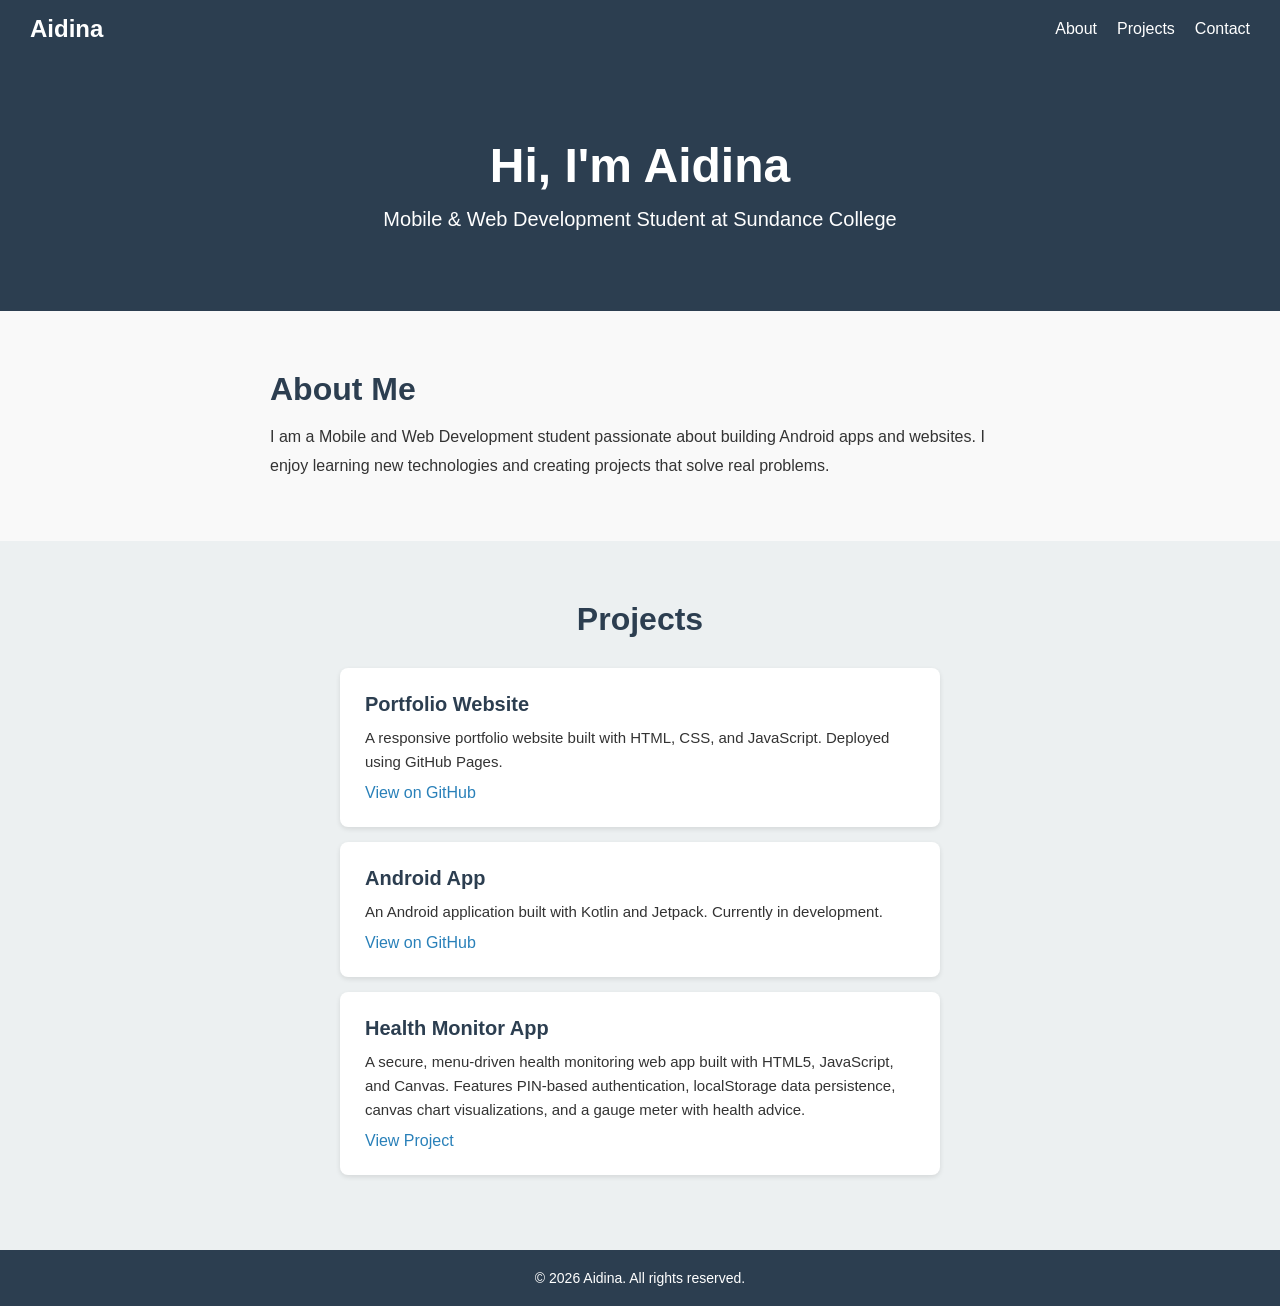
<file: index.html>
<!DOCTYPE html>
<html lang="en">
<head>
    <meta charset="UTF-8">
    <meta name="viewport" content="width=device-width, initial-scale=1.0">
    <title>Aidina's Portfolio</title>
    <link rel="stylesheet" href="style.css">
</head>
<body>

    <nav>
        <h1>Aidina</h1>
        <ul>
            <li><a href="#about">About</a></li>
            <li><a href="#projects">Projects</a></li>
            <li><a href="contact.html">Contact</a></li>
        </ul>
    </nav>

    <section id="hero">
        <h2>Hi, I'm Aidina</h2>
        <p>Mobile & Web Development Student at Sundance College</p>
    </section>

    <section id="about">
        <h2>About Me</h2>
        <p>I am a Mobile and Web Development student passionate about building Android apps and websites. I enjoy learning new technologies and creating projects that solve real problems.</p>
    </section>

    <section id="projects">
        <h2>Projects</h2>

        <div class="project-card">
            <h3>Portfolio Website</h3>
            <p>A responsive portfolio website built with HTML, CSS, and JavaScript. Deployed using GitHub Pages.</p>
            <a href="https://github.com/Aidina1/aidinaPortfolio" target="_blank">View on GitHub</a>
        </div>

        <div class="project-card">
            <h3>Android App</h3>
            <p>An Android application built with Kotlin and Jetpack. Currently in development.</p>
            <a href="https://github.com/Aidina1/aidinaApp" target="_blank">View on GitHub</a>
        </div>

        <div class="project-card">
            <h3>Health Monitor App</h3>
            <p>A secure, menu-driven health monitoring web app built with HTML5, JavaScript, and Canvas. Features PIN-based authentication, localStorage data persistence, canvas chart visualizations, and a gauge meter with health advice.</p>
            <a href="healthmonitor.html">View Project</a>
          </div>

    </section>

    <footer>
        <p>© 2026 Aidina. All rights reserved.</p>
    </footer>

    <script src="script.js"></script>

</body>
</html>
</file>
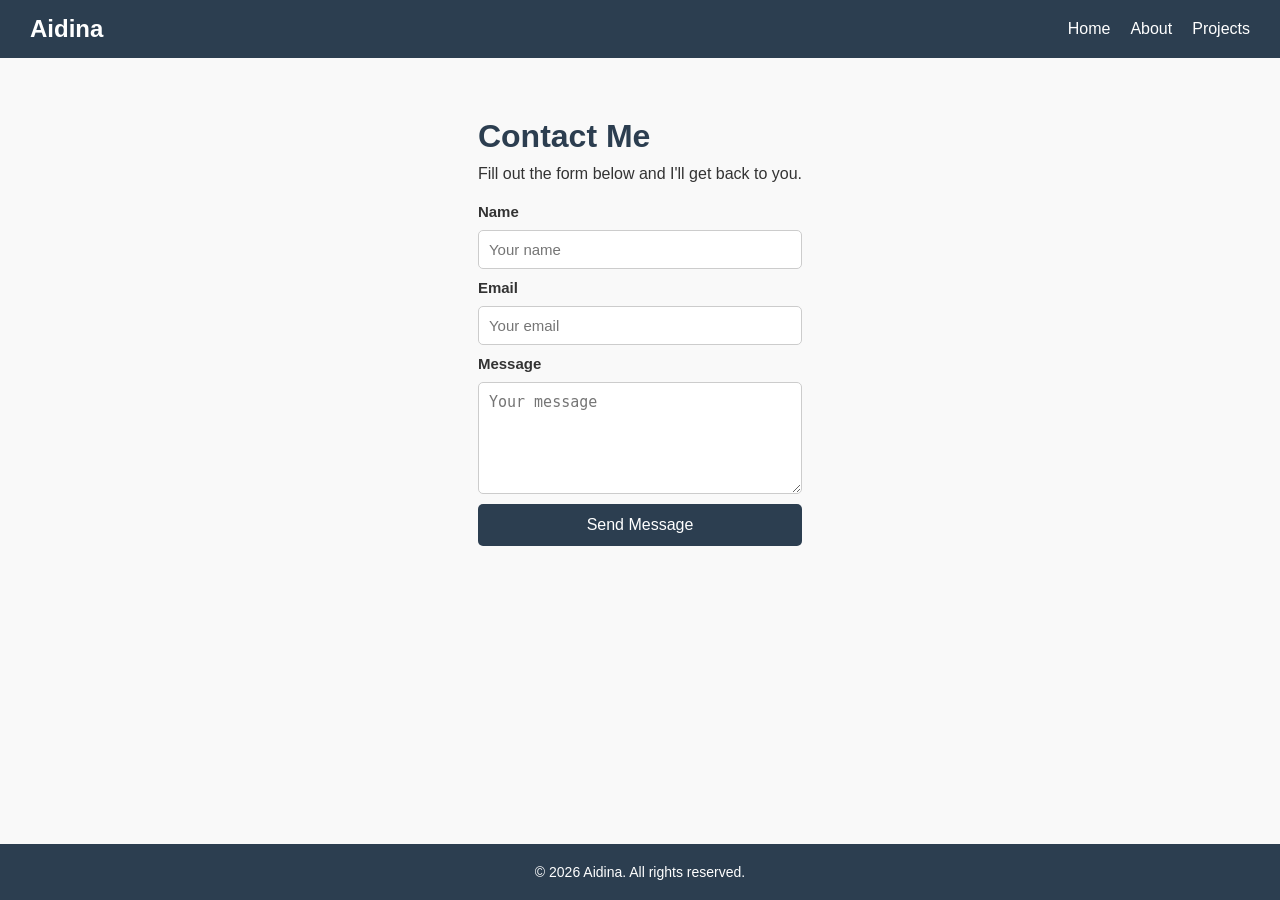
<file: contact.html>
<!DOCTYPE html>
<html lang="en">
<head>
    <meta charset="UTF-8">
    <meta name="viewport" content="width=device-width, initial-scale=1.0">
    <title>Contact - Aidina's Portfolio</title>
    <link rel="stylesheet" href="style.css">
    <style>
        body {
            min-height: 100vh;
            display: flex;
            flex-direction: column;
        }
    
        #contact {
            flex: 1;
        }
    </style>
</head>
<body>

    <nav>
        <h1>Aidina</h1>
        <ul>
            <li><a href="index.html">Home</a></li>
            <li><a href="index.html#about">About</a></li>
            <li><a href="index.html#projects">Projects</a></li>
        </ul>
    </nav>

    <section id="contact">
        <h2>Contact Me</h2>
        <p>Fill out the form below and I'll get back to you.</p>

        <form id="contactForm">

            <label for="name">Name</label>
            <input type="text" id="name" placeholder="Your name">

            <label for="email">Email</label>
            <input type="email" id="email" placeholder="Your email">

            <label for="message">Message</label>
            <textarea id="message" placeholder="Your message" rows="5"></textarea>

            <button type="button" onclick="validateForm()">Send Message</button>

        </form>

        <p id="formMessage"></p>

    </section>

    <footer>
        <p>© 2026 Aidina. All rights reserved.</p>
    </footer>

    <script>
        function validateForm() {
            var name = document.getElementById('name').value;
            var email = document.getElementById('email').value;
            var message = document.getElementById('message').value;
            var formMessage = document.getElementById('formMessage');

            if (name == '' || email == '' || message == '') {
                formMessage.style.color = 'red';
                formMessage.textContent = 'Please fill in all fields.';
                return;
            }

            if (email.indexOf('@') == -1) {
                formMessage.style.color = 'red';
                formMessage.textContent = 'Please enter a valid email address.';
                return;
            }

            formMessage.style.color = 'green';
            formMessage.textContent = 'Message sent successfully!';

            document.getElementById('name').value = '';
            document.getElementById('email').value = '';
            document.getElementById('message').value = '';
        }
    </script>

</body>
</html>
</file>
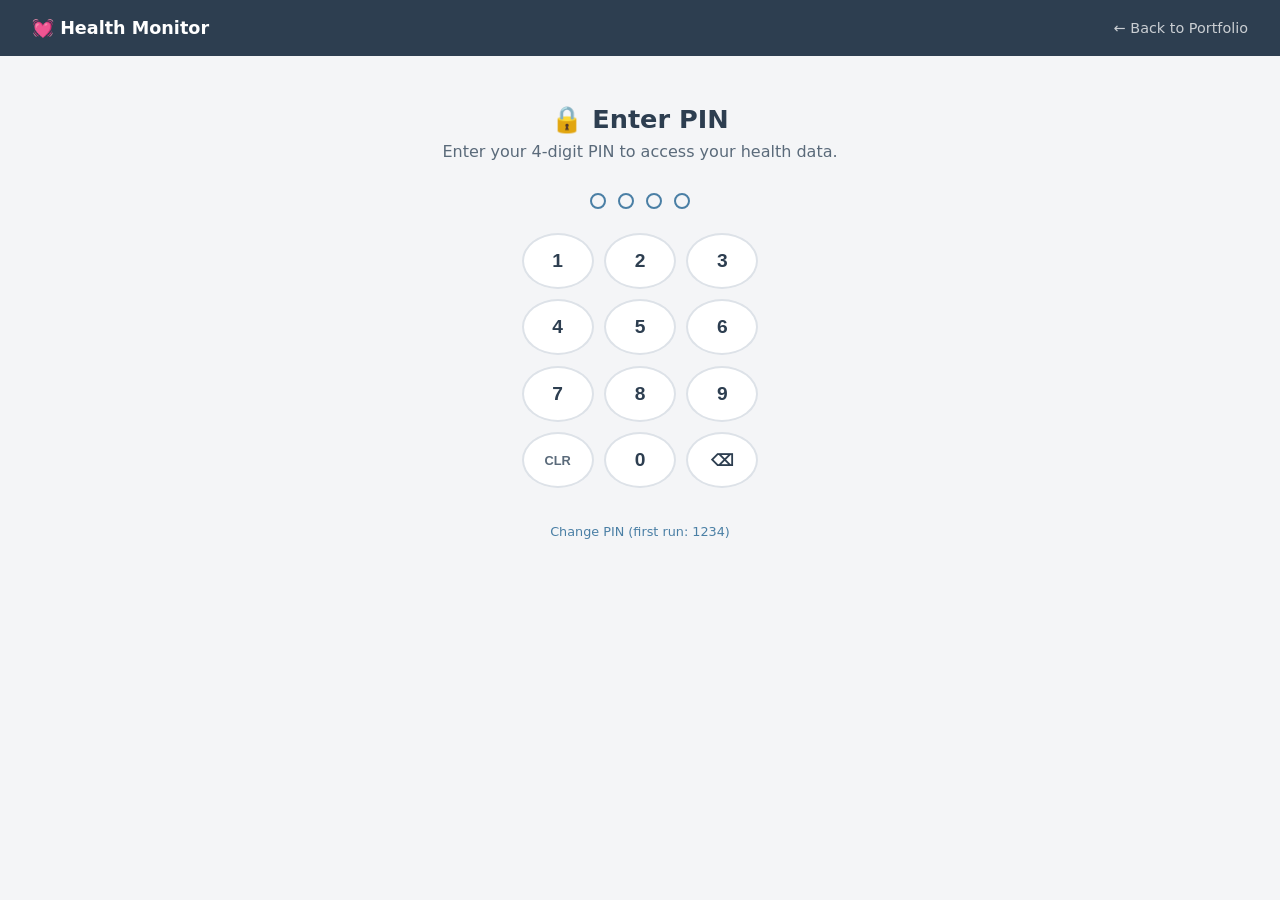
<file: healthmonitor.html>
<!DOCTYPE html>
<html lang="en">
<head>
  <meta charset="UTF-8">
  <meta name="viewport" content="width=device-width, initial-scale=1.0">
  <title>Health Monitor – Aidina</title>
  <meta name="theme-color" content="#2d3e50">
  <link rel="manifest" href="manifest.json">
  <link rel="stylesheet" href="healthmonitor.css">
</head>
<body>

<nav>
  <a class="brand" href="#">💓 Health Monitor</a>
  <a class="back" href="index.html">← Back to Portfolio</a>
</nav>

<div id="screen-lock" class="screen active">
  <h2>🔒 Enter PIN</h2>
  <p>Enter your 4-digit PIN to access your health data.</p>
  <div class="pin-display">
    <div class="pin-dot" id="d0"></div>
    <div class="pin-dot" id="d1"></div>
    <div class="pin-dot" id="d2"></div>
    <div class="pin-dot" id="d3"></div>
  </div>
  <div class="numpad">
    <button onclick="pinInput('1')">1</button>
    <button onclick="pinInput('2')">2</button>
    <button onclick="pinInput('3')">3</button>
    <button onclick="pinInput('4')">4</button>
    <button onclick="pinInput('5')">5</button>
    <button onclick="pinInput('6')">6</button>
    <button onclick="pinInput('7')">7</button>
    <button onclick="pinInput('8')">8</button>
    <button onclick="pinInput('9')">9</button>
    <button class="btn-clear" onclick="pinClear()">CLR</button>
    <button onclick="pinInput('0')">0</button>
    <button class="btn-del" onclick="pinDel()">&#9003;</button>
  </div>
  <div id="pin-error"></div>
  <div id="change-pin-hint" onclick="changePin()">Change PIN (first run: 1234)</div>
</div>

<div id="screen-disclaimer" class="screen">
  <h2>&#9888;&#65039; Medical Disclaimer</h2>
  <div class="disclaimer-box">
    <p><strong>This app is for personal tracking only.</strong></p><br>
    <p>The information recorded and displayed in this app is <strong>not</strong> medical advice and should
    not replace consultation with a qualified healthcare professional. Always seek the guidance of your
    doctor or other qualified health provider with any questions you may have regarding a medical condition.</p><br>
    <p>By continuing, you confirm that you understand and accept these terms.</p>
  </div>
  <button class="btn btn-primary" onclick="showScreen('screen-menu')">I Accept &#8211; Continue</button>
</div>

<div id="screen-menu" class="screen">
  <h2>Main Menu</h2>
  <div class="menu-grid">
    <div class="menu-card" onclick="showScreen('screen-profile')">
      <div class="icon">&#128100;</div>
      <span>User Info</span>
    </div>
    <div class="menu-card" onclick="showScreen('screen-add')">
      <div class="icon">&#10133;</div>
      <span>Add Record</span>
    </div>
    <div class="menu-card" onclick="showScreen('screen-history')">
      <div class="icon">&#128203;</div>
      <span>Record History</span>
    </div>
    <div class="menu-card" onclick="showScreen('screen-analyze')">
      <div class="icon">&#128202;</div>
      <span>Analyze Data</span>
    </div>
    <div class="menu-card" onclick="showScreen('screen-advice')">
      <div class="icon">&#128161;</div>
      <span>Get Advice</span>
    </div>
    <div class="menu-card" onclick="lockApp()">
      <div class="icon">&#128274;</div>
      <span>Lock App</span>
    </div>
  </div>
</div>

<div id="screen-profile" class="screen">
  <div class="section-header">
    <button class="back-btn" onclick="showScreen('screen-menu')">&larr; Menu</button>
    <h2>User Info</h2>
  </div>
  <div class="form-group">
    <label>Full Name</label>
    <input id="p-name" type="text" placeholder="Jane Doe">
  </div>
  <div class="form-group">
    <label>Date of Birth</label>
    <input id="p-dob" type="date">
  </div>
  <div class="form-group">
    <label>Health Card #</label>
    <input id="p-hcn" type="text" placeholder="1234 567 890 AB">
  </div>
  <div class="form-group">
    <label>Health Indicator to Track</label>
    <select id="p-indicator">
      <option value="bp">Blood Pressure (mmHg)</option>
      <option value="glucose">Blood Glucose (mmol/L)</option>
      <option value="hr">Heart Rate (bpm)</option>
    </select>
  </div>
  <button class="btn btn-primary" onclick="saveProfile()">Save Profile</button>
</div>

<div id="screen-add" class="screen">
  <div class="section-header">
    <button class="back-btn" onclick="showScreen('screen-menu')">&larr; Menu</button>
    <h2>Add New Record</h2>
  </div>
  <div id="add-fields"></div>
  <div class="form-group">
    <label>Date</label>
    <input id="r-date" type="date">
  </div>
  <div class="form-group">
    <label>Notes</label>
    <input id="r-notes" type="text" placeholder="Optional notes...">
  </div>
  <button class="btn btn-primary" onclick="saveRecord()">Save Record</button>
</div>

<div id="screen-history" class="screen">
  <div class="section-header">
    <button class="back-btn" onclick="showScreen('screen-menu')">&larr; Menu</button>
    <h2>Record History</h2>
  </div>
  <div style="display:flex; gap:.75rem; margin-bottom:1rem; align-items:center;">
    <select id="sort-select" onchange="renderHistory()"
            style="flex:1; padding:.5rem; border:1px solid var(--border); border-radius:6px; font-size:.9rem;">
      <option value="desc">Newest First</option>
      <option value="asc">Oldest First</option>
    </select>
    <button class="btn btn-danger btn-sm" onclick="clearHistory()">Clear All</button>
  </div>
  <div class="card-wrap">
    <div id="history-table-wrap"></div>
  </div>
</div>

<div id="screen-analyze" class="screen">
  <div class="section-header">
    <button class="back-btn" onclick="showScreen('screen-menu')">&larr; Menu</button>
    <h2>Analyze Data</h2>
  </div>
  <canvas id="chart-canvas" width="600" height="260"></canvas>
  <p style="text-align:center; font-size:.8rem; color:var(--muted); margin-top:.5rem;">
    Values plotted over time
  </p>
</div>

<div id="screen-advice" class="screen">
  <div class="section-header">
    <button class="back-btn" onclick="showScreen('screen-menu')">&larr; Menu</button>
    <h2>Get Advice</h2>
  </div>
  <canvas id="gauge-canvas" width="300" height="170"></canvas>
  <p class="gauge-label" id="gauge-val">&mdash;</p>
  <div id="advice-text"></div>
</div>

<div id="toast"></div>

<script src="healthmonitor.js"></script>
</body>
</html>
</file>
<file: style.css>
* {
    margin: 0;
    padding: 0;
    box-sizing: border-box;
}

body {
    font-family: Arial, sans-serif;
    color: #333;
    background-color: #f9f9f9;
}

nav {
    background-color: #2c3e50;
    color: white;
    padding: 15px 30px;
    display: flex;
    justify-content: space-between;
    align-items: center;
}

nav h1 {
    font-size: 24px;
}

nav ul {
    list-style: none;
    display: flex;
    gap: 20px;
}

nav ul li a {
    color: white;
    text-decoration: none;
    font-size: 16px;
}

nav ul li a:hover {
    text-decoration: underline;
}

#hero {
    background-color: #2c3e50;
    color: white;
    text-align: center;
    padding: 80px 20px;
}

#hero h2 {
    font-size: 48px;
    margin-bottom: 15px;
}

#hero p {
    font-size: 20px;
}

#about {
    padding: 60px 30px;
    max-width: 800px;
    margin: 0 auto;
}

#about h2 {
    font-size: 32px;
    margin-bottom: 15px;
    color: #2c3e50;
}

#about p {
    font-size: 16px;
    line-height: 1.8;
}

#projects {
    padding: 60px 30px;
    background-color: #ecf0f1;
}

#projects h2 {
    font-size: 32px;
    margin-bottom: 30px;
    color: #2c3e50;
    text-align: center;
}

.project-card {
    background-color: white;
    padding: 25px;
    margin: 15px auto;
    max-width: 600px;
    border-radius: 8px;
    box-shadow: 0 2px 5px rgba(0,0,0,0.1);
}

.project-card h3 {
    font-size: 20px;
    margin-bottom: 10px;
    color: #2c3e50;
}

.project-card p {
    font-size: 15px;
    margin-bottom: 10px;
    line-height: 1.6;
}

.project-card a {
    color: #2980b9;
    text-decoration: none;
}

.project-card a:hover {
    text-decoration: underline;
}

footer {
    background-color: #2c3e50;
    color: white;
    text-align: center;
    padding: 20px;
    font-size: 14px;
}

#contact {
    padding: 60px 30px;
    max-width: 600px;
    margin: 0 auto;
}

#contact h2 {
    font-size: 32px;
    margin-bottom: 10px;
    color: #2c3e50;
}

#contact p {
    margin-bottom: 20px;
    font-size: 16px;
}

#contact form {
    display: flex;
    flex-direction: column;
    gap: 10px;
}

#contact label {
    font-weight: bold;
    font-size: 15px;
}

#contact input,
#contact textarea {
    padding: 10px;
    font-size: 15px;
    border: 1px solid #ccc;
    border-radius: 5px;
}

#contact button {
    padding: 12px;
    background-color: #2c3e50;
    color: white;
    border: none;
    border-radius: 5px;
    font-size: 16px;
    cursor: pointer;
}

#contact button:hover {
    background-color: #1a252f;
}

@media (max-width: 600px) {
    nav {
        flex-direction: column;
        gap: 10px;
    }

    #hero h2 {
        font-size: 32px;
    }

    #hero p {
        font-size: 16px;
    }
}
</file>
<file: healthmonitor.css>
:root {
    --navy:    #2d3e50;
    --navy-dk: #1e2d3d;
    --accent:  #4a7fa5;
    --accent2: #3a6a8e;
    --bg:      #f4f5f7;
    --card:    #ffffff;
    --text:    #2d3e50;
    --muted:   #5a6a7a;
    --border:  #dde2e8;
    --green:   #2ecc71;
    --yellow:  #f1c40f;
    --red:     #e74c3c;
    --radius:  10px;
    --shadow:  0 2px 12px rgba(45,62,80,.10);
  }
  
  *, *::before, *::after {
    box-sizing: border-box;
    margin: 0;
    padding: 0;
  }
  
  body {
    font-family: 'Segoe UI', system-ui, sans-serif;
    background: var(--bg);
    color: var(--text);
    min-height: 100vh;
  }
  
  nav {
    background: var(--navy);
    padding: 0 2rem;
    display: flex;
    align-items: center;
    justify-content: space-between;
    height: 56px;
    position: sticky;
    top: 0;
    z-index: 100;
  }
  
  nav .brand {
    color: #fff;
    font-weight: 700;
    font-size: 1.1rem;
    text-decoration: none;
  }
  
  nav .back {
    color: rgba(255,255,255,.75);
    font-size: .9rem;
    text-decoration: none;
    transition: color .2s;
  }
  
  nav .back:hover {
    color: #fff;
  }
  
  .screen {
    display: none;
    padding: 2rem 1.5rem;
    max-width: 680px;
    margin: 0 auto;
  }
  
  .screen.active {
    display: block;
  }
  
  #screen-lock {
    text-align: center;
    padding-top: 3rem;
  }
  
  #screen-lock h2 {
    font-size: 1.6rem;
    color: var(--navy);
    margin-bottom: .5rem;
  }
  
  #screen-lock p {
    color: var(--muted);
    margin-bottom: 2rem;
  }
  
  .pin-display {
    display: flex;
    gap: .75rem;
    justify-content: center;
    margin-bottom: 1.5rem;
  }
  
  .pin-dot {
    width: 16px;
    height: 16px;
    border-radius: 50%;
    border: 2px solid var(--accent);
    background: transparent;
    transition: background .2s;
  }
  
  .pin-dot.filled {
    background: var(--accent);
  }
  
  .numpad {
    display: grid;
    grid-template-columns: repeat(3, 72px);
    gap: .65rem;
    justify-content: center;
    margin: 0 auto;
  }
  
  .numpad button {
    height: 56px;
    border-radius: 50%;
    border: 2px solid var(--border);
    background: var(--card);
    color: var(--navy);
    font-size: 1.2rem;
    font-weight: 600;
    cursor: pointer;
    transition: background .15s, border-color .15s;
  }
  
  .numpad button:hover {
    background: var(--accent);
    color: #fff;
    border-color: var(--accent);
  }
  
  .numpad .btn-clear {
    font-size: .8rem;
    color: var(--muted);
  }
  
  .numpad .btn-del {
    font-size: 1rem;
  }
  
  #pin-error {
    color: var(--red);
    font-size: .85rem;
    margin-top: .75rem;
    min-height: 1.2em;
  }
  
  #change-pin-hint {
    color: var(--accent);
    font-size: .8rem;
    margin-top: .5rem;
    cursor: pointer;
  }
  
  #screen-disclaimer h2 {
    font-size: 1.4rem;
    margin-bottom: 1rem;
  }
  
  .disclaimer-box {
    background: var(--card);
    border: 1px solid var(--border);
    border-radius: var(--radius);
    padding: 1.25rem 1.5rem;
    margin-bottom: 1.5rem;
    line-height: 1.65;
    color: var(--muted);
    font-size: .9rem;
  }
  
  .disclaimer-box strong {
    color: var(--navy);
  }
  
  #screen-menu h2 {
    font-size: 1.4rem;
    margin-bottom: 1.25rem;
  }
  
  .menu-grid {
    display: grid;
    grid-template-columns: 1fr 1fr;
    gap: 1rem;
  }
  
  .menu-card {
    background: var(--card);
    border: 1px solid var(--border);
    border-radius: var(--radius);
    padding: 1.25rem 1rem;
    text-align: center;
    cursor: pointer;
    box-shadow: var(--shadow);
    transition: transform .15s, border-color .15s;
  }
  
  .menu-card:hover {
    transform: translateY(-2px);
    border-color: var(--accent);
  }
  
  .menu-card .icon {
    font-size: 2rem;
    margin-bottom: .5rem;
  }
  
  .menu-card span {
    font-size: .9rem;
    font-weight: 600;
    color: var(--navy);
  }
  
  .section-header {
    display: flex;
    align-items: center;
    gap: .75rem;
    margin-bottom: 1.5rem;
  }
  
  .section-header h2 {
    font-size: 1.3rem;
  }
  
  .back-btn {
    background: none;
    border: none;
    color: var(--accent);
    cursor: pointer;
    font-size: .9rem;
    padding: 0;
  }
  
  .form-group {
    margin-bottom: 1rem;
  }
  
  .form-group label {
    display: block;
    font-size: .85rem;
    font-weight: 600;
    color: var(--muted);
    margin-bottom: .35rem;
  }
  
  .form-group input,
  .form-group select {
    width: 100%;
    padding: .6rem .85rem;
    border: 1px solid var(--border);
    border-radius: 6px;
    font-size: .95rem;
    color: var(--text);
    background: var(--card);
    transition: border-color .2s;
  }
  
  .form-group input:focus,
  .form-group select:focus {
    outline: none;
    border-color: var(--accent);
  }
  
  .btn {
    display: inline-block;
    padding: .65rem 1.5rem;
    border-radius: 6px;
    border: none;
    font-size: .95rem;
    font-weight: 600;
    cursor: pointer;
    transition: background .2s, transform .1s;
  }
  
  .btn-primary {
    background: var(--accent);
    color: #fff;
  }
  
  .btn-primary:hover {
    background: var(--accent2);
  }
  
  .btn-danger {
    background: var(--red);
    color: #fff;
  }
  
  .btn-danger:hover {
    opacity: .88;
  }
  
  .btn-sm {
    padding: .35rem .85rem;
    font-size: .82rem;
  }
  
  table {
    width: 100%;
    border-collapse: collapse;
    font-size: .88rem;
  }
  
  th {
    background: var(--navy);
    color: #fff;
    padding: .6rem .75rem;
    text-align: left;
    font-weight: 600;
  }
  
  td {
    padding: .55rem .75rem;
    border-bottom: 1px solid var(--border);
  }
  
  tr:last-child td {
    border-bottom: none;
  }
  
  tr:hover td {
    background: #f0f4f8;
  }
  
  .card-wrap {
    background: var(--card);
    border-radius: var(--radius);
    overflow: hidden;
    box-shadow: var(--shadow);
  }
  
  canvas {
    display: block;
    margin: 0 auto;
  }
  
  .gauge-label {
    text-align: center;
    font-size: .9rem;
    color: var(--muted);
    margin-top: .4rem;
  }
  
  #advice-text {
    margin-top: 1rem;
    padding: .85rem 1rem;
    border-radius: 8px;
    font-size: .9rem;
    font-weight: 500;
  }
  
  .advice-green {
    background: #eafaf1;
    color: #1a7a44;
    border: 1px solid #a9dfbf;
  }
  
  .advice-yellow {
    background: #fef9e7;
    color: #7d6608;
    border: 1px solid #f9e79f;
  }
  
  .advice-red {
    background: #fdedec;
    color: #922b21;
    border: 1px solid #f5b7b1;
  }
  
  #chart-canvas {
    border-radius: 8px;
  }
  
  #toast {
    position: fixed;
    bottom: 1.5rem;
    left: 50%;
    transform: translateX(-50%) translateY(80px);
    background: var(--navy);
    color: #fff;
    padding: .6rem 1.5rem;
    border-radius: 30px;
    font-size: .88rem;
    pointer-events: none;
    transition: transform .3s, opacity .3s;
    opacity: 0;
  }
  
  #toast.show {
    transform: translateX(-50%) translateY(0);
    opacity: 1;
  }
</file>
